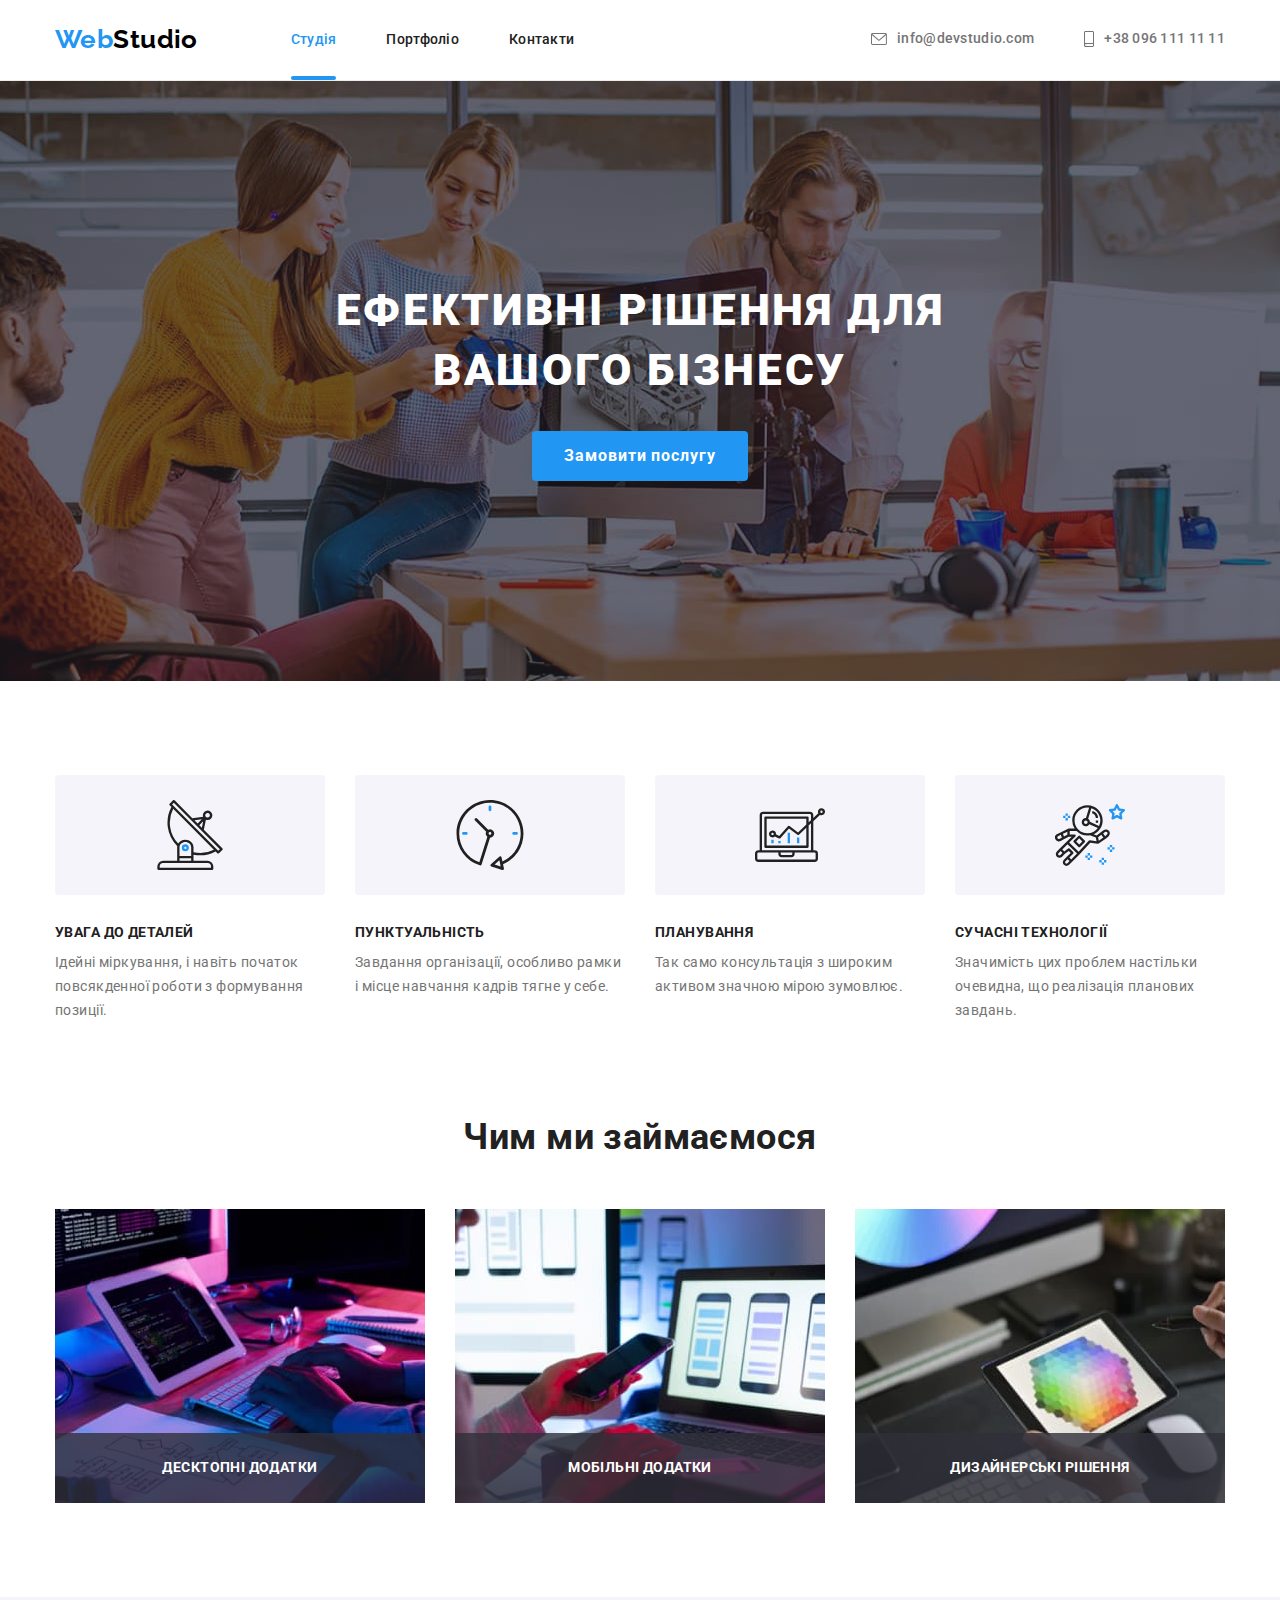
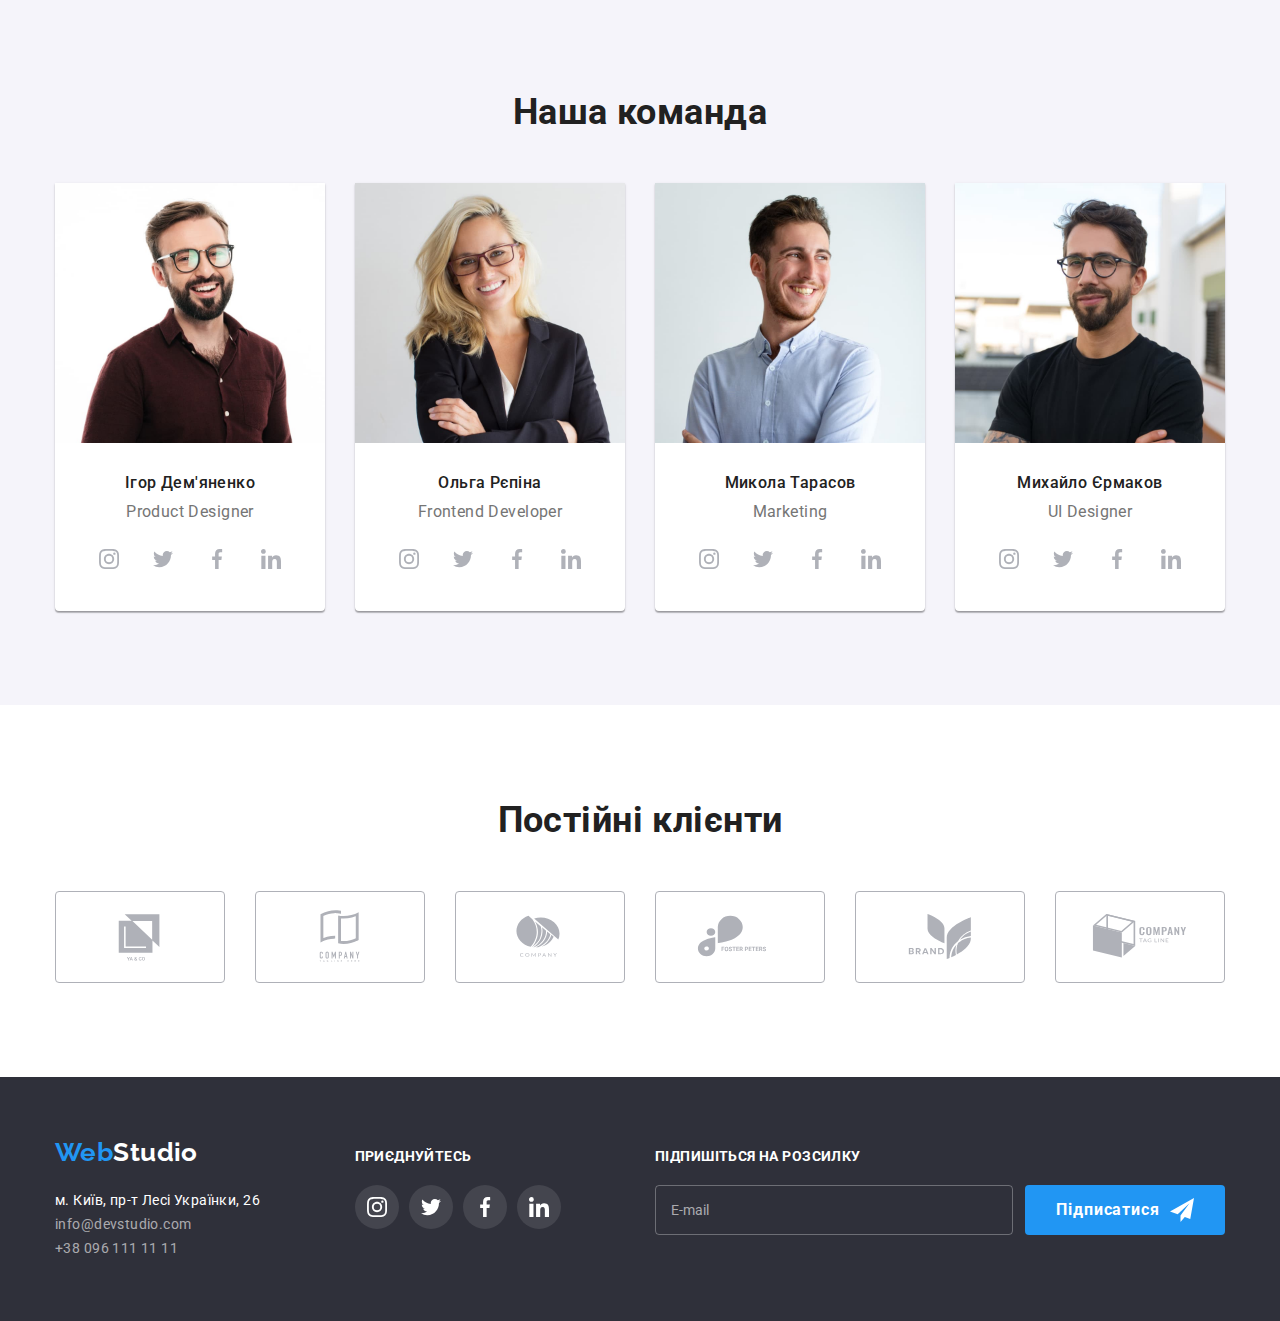
<file: index.html>
<!DOCTYPE html>
<html lang="uk">
  <head>
    <meta charset="UTF-8" />
    <meta http-equiv="X-UA-Compatible" content="IE=edge" />
    <meta name="viewport" content="width=device-width, initial-scale=1.0" />
    <title>WebStudio</title>
    <link rel="preconnect" href="https://fonts.googleapis.com" />
    <link rel="preconnect" href="https://fonts.gstatic.com" crossorigin />
    <link
      href="https://fonts.googleapis.com/css2?family=Raleway:wght@700&family=Roboto:wght@400;500;700;900&display=swap"
      rel="stylesheet"
    />
    <link rel="stylesheet" href="./css/main.min.css" />
  </head>
  <body>
    <!-- шапка -->

    <header class="section page-header">
      <div class="container page-header__container">
        <!-- навігація сайту -->
        <nav class="site-nav">
          <a class="logo" href="./index.html" lang="en"
            >Web<span class="logo__content">Studio</span></a
          >
          <ul class="site-nav__list">
            <li class="site-nav__item">
              <a class="site-nav__link site-nav__link--current" href="./index.html">Студія</a>
            </li>
            <li class="site-nav__item">
              <a class="site-nav__link" href="./portfolio.html">Портфоліо</a>
            </li>
            <li class="site-nav__item">
              <a class="site-nav__link" href="">Контакти</a>
            </li>
          </ul>
        </nav>
        <!-- контакти -->
        <ul class="contact-list">
          <li class="contact-list__item">
            <a class="contact-list__link" href="mailto:info@devstudio.com">
              <svg class="contact-list__icon" width="16px" height="12px">
                <use href="./images/sprite/icons.svg#icon-mail"></use>
              </svg>
              info@devstudio.com</a
            >
          </li>
          <li class="contact-list__item">
            <a class="contact-list__link" href="tel:+380961111111">
              <svg class="contact-list__icon" width="10px" height="16px">
                <use href="./images/sprite/icons.svg#icon-phone"></use>
              </svg>
              +38 096 111 11 11</a
            >
          </li>
        </ul>
      </div>
    </header>
    <main>
      <!-- герой -->

      <section class="section section-hero">
        <div class="container section-hero__container">
          <h1 class="section-hero__title">Ефективні рішення для вашого бізнесу</h1>
          <button class="btn btn--main" type="button" data-modal-open>Замовити послугу</button>
        </div>
      </section>
      <!-- наші переваги -->

      <section class="section section-benefit">
        <div class="container section-benefit__container">
          <h2 class="section-title visually-hidden">Наші переваги</h2>
          <ul class="section-benefit__list">
            <li class="section-benefit__item">
              <div class="section-benefit__box-icon">
                <svg class="section-benefit__icon" width="70px" height="70px">
                  <use href="./images/sprite/icons.svg#icon-antena"></use>
                </svg>
              </div>
              <h3 class="section-benefit__subtitle">Увага до деталей</h3>
              <p class="section-benefit__desc">
                Ідейні міркування, і навіть початок повсякденної роботи з формування позиції.
              </p>
            </li>
            <li class="section-benefit__item">
              <div class="section-benefit__box-icon">
                <svg class="section-benefit__icon" width="70px" height="70px">
                  <use href="./images/sprite/icons.svg#icon-clock"></use>
                </svg>
              </div>

              <h3 class="section-benefit__subtitle">Пунктуальність</h3>
              <p class="section-benefit__desc">
                Завдання організації, особливо рамки і місце навчання кадрів тягне у себе.
              </p>
            </li>
            <li class="section-benefit__item">
              <div class="section-benefit__box-icon">
                <svg class="section-benefit__icon" width="70px" height="70px">
                  <use href="./images/sprite/icons.svg#icon-diagram"></use>
                </svg>
              </div>

              <h3 class="section-benefit__subtitle">Планування</h3>
              <p class="section-benefit__desc">
                Так само консультація з широким активом значною мірою зумовлює.
              </p>
            </li>
            <li class="section-benefit__item">
              <div class="section-benefit__box-icon">
                <svg class="section-benefit__icon" width="70px" height="70px">
                  <use href="./images/sprite/icons.svg#icon-astronaut"></use>
                </svg>
              </div>

              <h3 class="section-benefit__subtitle">Сучасні технології</h3>
              <p class="section-benefit__desc">
                Значимість цих проблем настільки очевидна, що реалізація планових завдань.
              </p>
            </li>
          </ul>
        </div>
      </section>
      <!-- чим ми займаємося -->

      <section class="section section-work">
        <div class="container section-work__container">
          <h2 class="section-work__title">Чим ми займаємося</h2>
          <ul class="section-work__list">
            <li class="section-work__item">
              <div class="section-work__overlay">
                <img
                  class="section-work__img"
                  src="./images/section-work/img1.jpg"
                  alt="людина пише код на комп'ютері"
                  width="370"
                />
                <p class="section-work__overlay-text">Десктопні додатки</p>
              </div>
            </li>
            <li class="section-work__item">
              <div class="section-work__overlay">
                <img
                  class="section-work__img"
                  src="./images/section-work/img2.jpg"
                  alt="телефон та ноутбук"
                  width="370"
                />
                <p class="section-work__overlay-text">Мобільні додатки</p>
              </div>
            </li>
            <li class="section-work__item">
              <div class="section-work__overlay">
                <img
                  class="section-work__img"
                  src="./images/section-work/img3.jpg"
                  alt="палітра кольорів в планшеті"
                  width="370"
                />
                <p class="section-work__overlay-text">Дизайнерські рішення</p>
              </div>
            </li>
          </ul>
        </div>
      </section>
      <!-- наша команда -->

      <section class="section section-team">
        <div class="container section-team__container">
          <h2 class="section-team__title">Наша команда</h2>
          <ul class="section-team__list">
            <li class="section-team__item">
              <img
                class="section-tea__img"
                src="./images/section-team/photo1.jpg"
                alt="Ігор Дем'яненко"
                width="270"
              />
              <div class="section-team__content">
                <h3 class="section-team__name">Ігор Дем'яненко</h3>
                <p class="section-team__profession" lang="en">Product Designer</p>
                <ul class="social-list">
                  <li class="social-list__item">
                    <a class="social-list__link" href="">
                      <svg class="social-list__icon" width="20px" height="20px">
                        <use href="./images/sprite/icons.svg#icon-instagram"></use>
                      </svg>
                    </a>
                  </li>
                  <li class="social-list__item">
                    <a class="social-list__link" href="">
                      <svg class="social-list__icon" width="20px" height="20px">
                        <use href="./images/sprite/icons.svg#icon-twitter"></use>
                      </svg>
                    </a>
                  </li>
                  <li class="social-list__item">
                    <a class="social-list__link" href="">
                      <svg class="social-list__icon" width="20px" height="20px">
                        <use href="./images/sprite/icons.svg#icon-facebook"></use>
                      </svg>
                    </a>
                  </li>
                  <li class="social-list__item">
                    <a class="social-list__link" href="">
                      <svg class="social-list__icon" width="20px" height="20px">
                        <use href="./images/sprite/icons.svg#icon-linkedin"></use>
                      </svg>
                    </a>
                  </li>
                </ul>
              </div>
            </li>
            <li class="section-team__item">
              <img
                class="section-tea__img"
                src="./images/section-team/photo2.jpg"
                alt="Ольга Рєпіна"
                width="270"
              />
              <div class="section-team__content">
                <h3 class="section-team__name">Ольга Рєпіна</h3>
                <p class="section-team__profession" lang="en">Frontend Developer</p>
                <ul class="social-list">
                  <li class="social-list__item">
                    <a class="social-list__link" href="">
                      <svg class="social-list__icon" width="20px" height="20px">
                        <use href="./images/sprite/icons.svg#icon-instagram"></use>
                      </svg>
                    </a>
                  </li>
                  <li class="social-list__item">
                    <a class="social-list__link" href="">
                      <svg class="social-list__icon" width="20px" height="20px">
                        <use href="./images/sprite/icons.svg#icon-twitter"></use>
                      </svg>
                    </a>
                  </li>
                  <li class="social-list__item">
                    <a class="social-list__link" href="">
                      <svg class="social-list__icon" width="20px" height="20px">
                        <use href="./images/sprite/icons.svg#icon-facebook"></use>
                      </svg>
                    </a>
                  </li>
                  <li class="social-list__item">
                    <a class="social-list__link" href="">
                      <svg class="social-list__icon" width="20px" height="20px">
                        <use href="./images/sprite/icons.svg#icon-linkedin"></use>
                      </svg>
                    </a>
                  </li>
                </ul>
              </div>
            </li>
            <li class="section-team__item">
              <img
                class="section-tea__img"
                src="./images/section-team/photo3.jpg"
                alt="Микола Тарасов"
                width="270"
              />
              <div class="section-team__content">
                <h3 class="section-team__name">Микола Тарасов</h3>
                <p class="section-team__profession" lang="en">Marketing</p>
                <ul class="social-list">
                  <li class="social-list__item">
                    <a class="social-list__link" href="">
                      <svg class="social-list__icon" width="20px" height="20px">
                        <use href="./images/sprite/icons.svg#icon-instagram"></use>
                      </svg>
                    </a>
                  </li>
                  <li class="social-list__item">
                    <a class="social-list__link" href="">
                      <svg class="social-list__icon" width="20px" height="20px">
                        <use href="./images/sprite/icons.svg#icon-twitter"></use>
                      </svg>
                    </a>
                  </li>
                  <li class="social-list__item">
                    <a class="social-list__link" href="">
                      <svg class="social-list__icon" width="20px" height="20px">
                        <use href="./images/sprite/icons.svg#icon-facebook"></use>
                      </svg>
                    </a>
                  </li>
                  <li class="social-list__item">
                    <a class="social-list__link" href="">
                      <svg class="social-list__icon" width="20px" height="20px">
                        <use href="./images/sprite/icons.svg#icon-linkedin"></use>
                      </svg>
                    </a>
                  </li>
                </ul>
              </div>
            </li>
            <li class="section-team__item">
              <img
                class="section-tea__img"
                src="./images/section-team/photo4.jpg"
                alt="Михайло Єрмаков"
                width="270"
              />
              <div class="section-team__content">
                <h3 class="section-team__name">Михайло Єрмаков</h3>
                <p class="section-team__profession" lang="en">UI Designer</p>
                <ul class="social-list">
                  <li class="social-list__item">
                    <a class="social-list__link" href="">
                      <svg class="social-list__icon" width="20px" height="20px">
                        <use href="./images/sprite/icons.svg#icon-instagram"></use>
                      </svg>
                    </a>
                  </li>
                  <li class="social-list__item">
                    <a class="social-list__link" href="">
                      <svg class="social-list__icon" width="20px" height="20px">
                        <use href="./images/sprite/icons.svg#icon-twitter"></use>
                      </svg>
                    </a>
                  </li>
                  <li class="social-list__item">
                    <a class="social-list__link" href="">
                      <svg class="social-list__icon" width="20px" height="20px">
                        <use href="./images/sprite/icons.svg#icon-facebook"></use>
                      </svg>
                    </a>
                  </li>
                  <li class="social-list__item">
                    <a class="social-list__link" href="">
                      <svg class="social-list__icon" width="20px" height="20px">
                        <use href="./images/sprite/icons.svg#icon-linkedin"></use>
                      </svg>
                    </a>
                  </li>
                </ul>
              </div>
            </li>
          </ul>
        </div>
      </section>
      <!-- постійні клієнти -->

      <section class="section section-clients">
        <div class="container section-clients__container">
          <h2 class="section-clients__title">Постійні клієнти</h2>
          <ul class="section-clients__list">
            <li class="section-clients__item">
              <a class="section-clients__link" href=""
                ><svg class="section-clients__icon" width="106px" height="60px">
                  <use href="./images/sprite/icons.svg#icon-client1"></use>
                </svg>
              </a>
            </li>
            <li class="section-clients__item">
              <a class="section-clients__link" href=""
                ><svg class="section-clients__icon" width="106px" height="60px">
                  <use href="./images/sprite/icons.svg#icon-client2"></use>
                </svg>
              </a>
            </li>
            <li class="section-clients__item">
              <a class="section-clients__link" href=""
                ><svg class="section-clients__icon" width="106px" height="60px">
                  <use href="./images/sprite/icons.svg#icon-client3"></use>
                </svg>
              </a>
            </li>
            <li class="section-clients__item">
              <a class="section-clients__link" href=""
                ><svg class="section-clients__icon" width="106px" height="60px">
                  <use href="./images/sprite/icons.svg#icon-client4"></use>
                </svg>
              </a>
            </li>
            <li class="section-clients__item">
              <a class="section-clients__link" href=""
                ><svg class="section-clients__icon" width="106px" height="60px">
                  <use href="./images/sprite/icons.svg#icon-client5"></use>
                </svg>
              </a>
            </li>
            <li class="section-clients__item">
              <a class="section-clients__link" href=""
                ><svg class="section-clients__icon" width="106px" height="60px">
                  <use href="./images/sprite/icons.svg#icon-client6"></use>
                </svg>
              </a>
            </li>
          </ul>
        </div>
      </section>
    </main>
    <!-- футер -->

    <footer class="section section-footer">
      <div class="container section-footer__container">
        <div class="section-footer__box-address">
          <a class="logo" href="./index.html" lang="en"
            >Web<span class="logo__content logo__content--light">Studio</span></a
          >
          <address class="address">
            <ul class="address__list">
              <li class="address__item">
                <a
                  class="address__link"
                  href="https://goo.gl/maps/zH75rS2YAsL2FQoD8"
                  target="_blank"
                  rel="noreferrer noopener nofollow"
                  >м. Київ, пр-т Лесі Українки, 26</a
                >
              </li>
              <li class="address__item">
                <a class="address__link address__link--gray" href="mailto:info@devstudio.com"
                  >info@devstudio.com</a
                >
              </li>
              <li class="address__item">
                <a class="address__link address__link--gray" href="tel:+380961111111"
                  >+38 096 111 11 11</a
                >
              </li>
            </ul>
          </address>
        </div>

        <div class="section-footer__box-social">
          <p class="section-footer__text">Приєднуйтесь</p>
          <ul class="social-list">
            <li class="social-list__item">
              <a class="social-list__link social-list__link--dark" href="">
                <svg class="social-list__icon" width="20px" height="20px">
                  <use href="./images/sprite/icons.svg#icon-instagram"></use>
                </svg>
              </a>
            </li>
            <li class="social-list__item">
              <a class="social-list__link social-list__link--dark" href="">
                <svg class="social-list__icon" width="20px" height="20px">
                  <use href="./images/sprite/icons.svg#icon-twitter"></use>
                </svg>
              </a>
            </li>
            <li class="social-list__item">
              <a class="social-list__link social-list__link--dark" href="">
                <svg class="social-list__icon" width="20px" height="20px">
                  <use href="./images/sprite/icons.svg#icon-facebook"></use>
                </svg>
              </a>
            </li>
            <li class="social-list__item">
              <a class="social-list__link social-list__link--dark" href="">
                <svg class="social-list__icon" width="20px" height="20px">
                  <use href="./images/sprite/icons.svg#icon-linkedin"></use>
                </svg>
              </a>
            </li>
          </ul>
        </div>

        <div class="section-footer__box-subscribe">
          <p class="section-footer__text">Підпишіться на розсилку</p>
          <form class="subscribe-form">
            <label class="subscribe-form__label">
              <input
                class="subscribe-form__input"
                type="email"
                name="mail-subscribe"
                placeholder="E-mail"
              />
            </label>
            <button class="btn btn--form" type="submit">
              Підписатися
              <svg class="btn__icon" width="24px" height="24px">
                <use href="./images/sprite/icons.svg#icon-send"></use>
              </svg>
            </button>
          </form>
        </div>
      </div>
    </footer>

    <!-- модалка -->

    <div class="backdrop is-hidden" data-modal>
      <div class="modal">
        <button class="modal__close-btn" type="button" data-modal-close>
          <svg class="modal__close-btn-icon" width="18px" height="18px">
            <use href="./images/sprite/icons.svg#icon-close"></use>
          </svg>
        </button>

        <p class="modal__title">Залиште свої дані, ми вам передзвонимо</p>

        <form class="modal__form">
          <label class="modal__form-label" for="name">Ім'я </label>
          <div class="modal__form-wrap">
            <input class="modal__form-input" type="text" name="name" id="name" />
            <svg class="modal__form-icon" width="18px" height="18px">
              <use href="./images/sprite/icons.svg#icon-person"></use>
            </svg>
          </div>

          <label class="modal__form-label" for="tel">Телефон </label>
          <div class="modal__form-wrap">
            <input class="modal__form-input" type="tel" name="tel" id="tel" />
            <svg class="modal__form-icon" width="18px" height="18px">
              <use href="./images/sprite/icons.svg#icon-telephone"></use>
            </svg>
          </div>

          <label class="modal__form-label" for="email">Пошта</label>
          <div class="modal__form-wrap">
            <input class="modal__form-input" type="email" name="mail" id="email" />
            <svg class="modal__form-icon" width="18px" height="18px">
              <use href="./images/sprite/icons.svg#icon-email"></use>
            </svg>
          </div>

          <label class="modal__form-label" for="comment">Коментар</label>
          <textarea
            class="modal__form-input modal__form-input--textarea"
            name="comment"
            id="comment"
            placeholder="Введіть текст"
          ></textarea>

          <input class="modal__form-checkbox" type="checkbox" name="agree" id="agree" />
          <label class="modal__form-label-checkbox" for="agree"
            ><span class="modal__form-checkbox-castom">
              <svg class="modal__form-icon-check" width="11px" height="8px">
                <use href="./images/sprite/icons.svg#icon-check"></use>
              </svg>
            </span>
            <span class="modal__form-policy"
              >Погоджуюся з розсилкою та приймаю
              <a class="modal__form-policy-link" href="">Умови договору</a></span
            ></label
          >

          <button class="btn btn--form" type="submit">Відправити</button>
        </form>
      </div>
    </div>
    <script src="./js/modal.js"></script>
  </body>
</html>
</file>
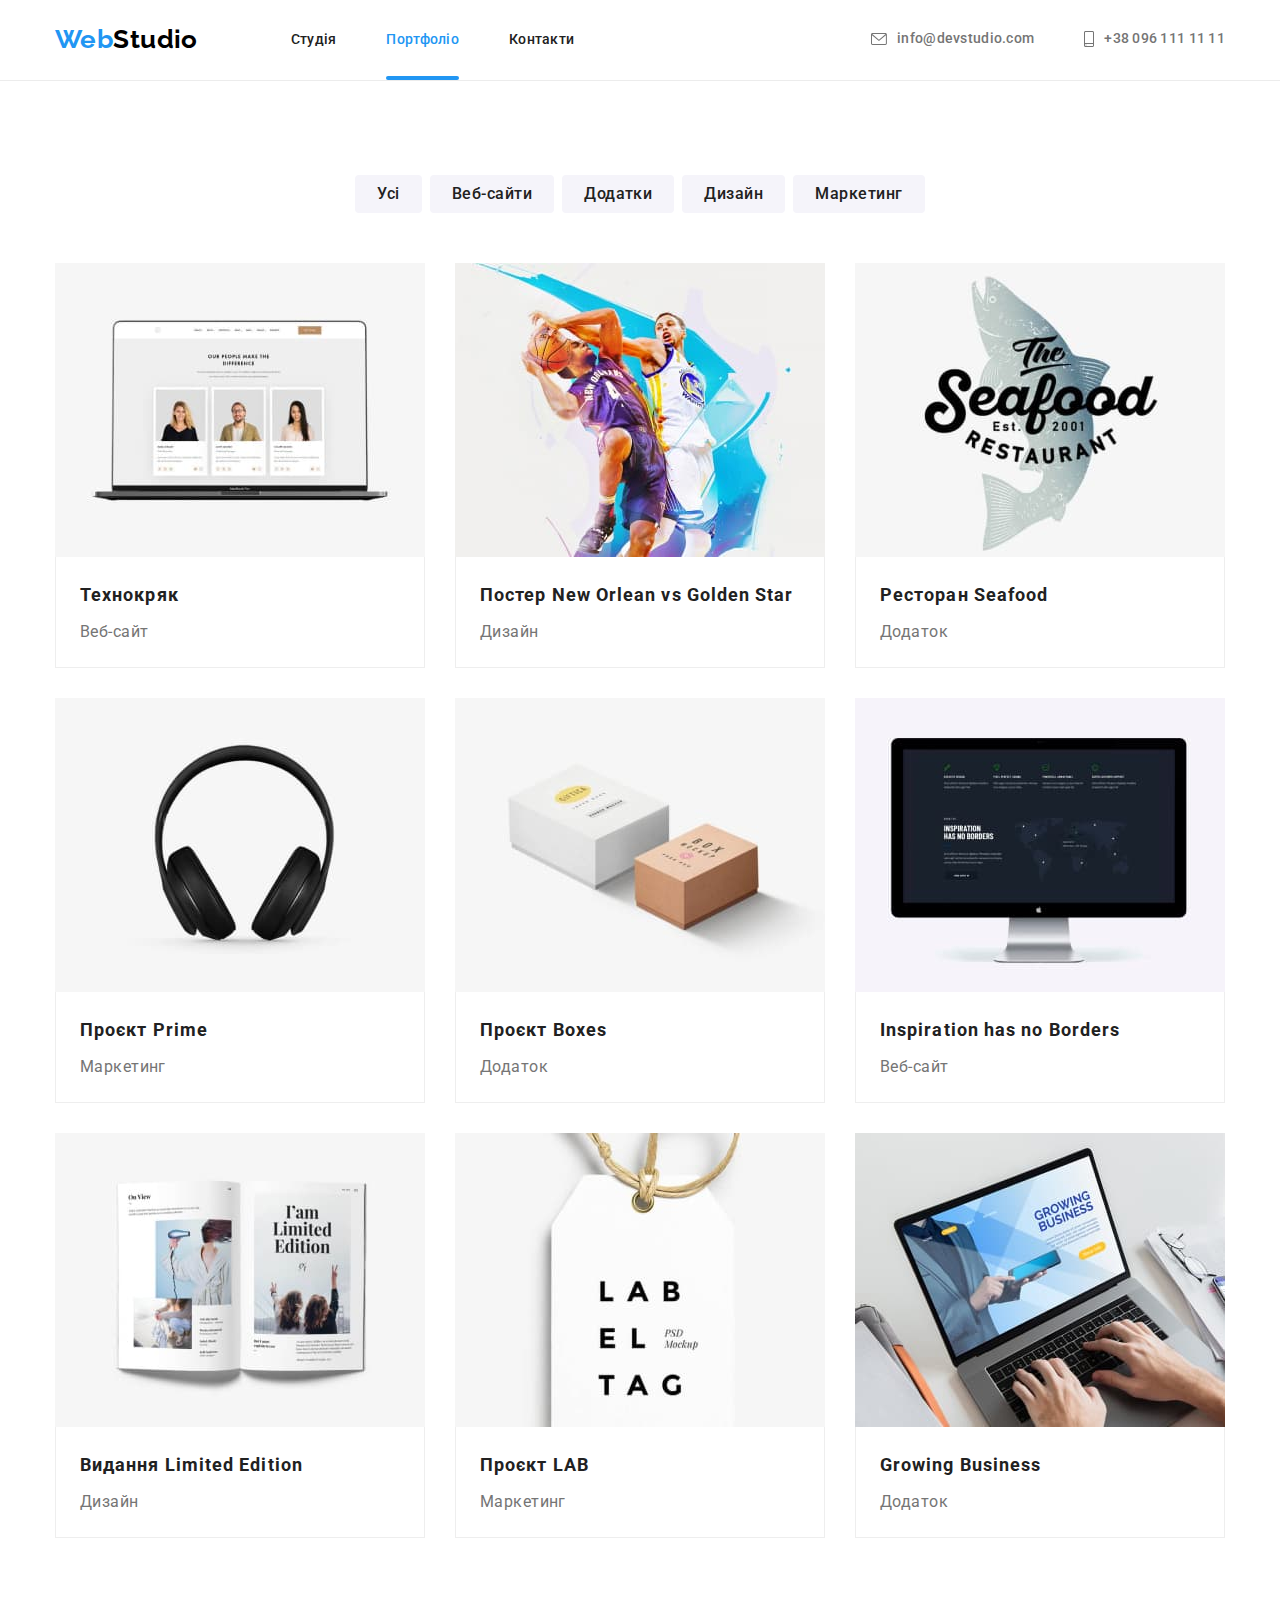
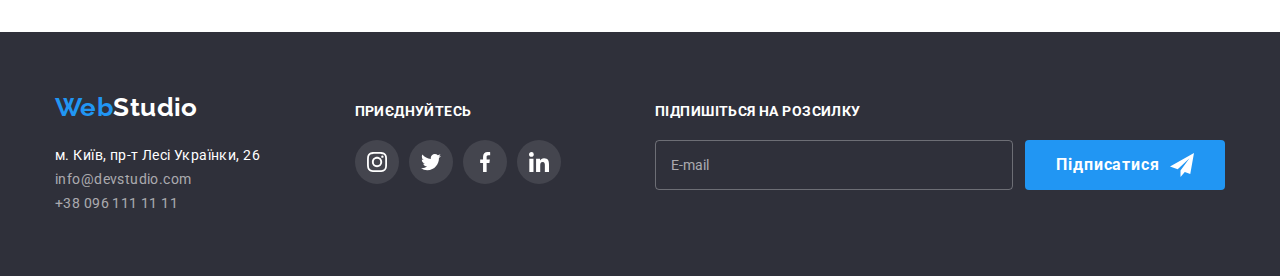
<file: portfolio.html>
<!DOCTYPE html>
<html lang="uk">
  <head>
    <meta charset="UTF-8" />
    <meta http-equiv="X-UA-Compatible" content="IE=edge" />
    <meta name="viewport" content="width=device-width, initial-scale=1.0" />
    <title>WebStudio</title>
    <link rel="preconnect" href="https://fonts.googleapis.com" />
    <link rel="preconnect" href="https://fonts.gstatic.com" crossorigin />
    <link
      href="https://fonts.googleapis.com/css2?family=Raleway:wght@700&family=Roboto:wght@400;500;700;900&display=swap"
      rel="stylesheet"
    />
    <link rel="stylesheet" href="./css/main.min.css" />
  </head>
  <body>
    <!-- шапка -->

    <header class="section page-header">
      <div class="container page-header__container">
        <!-- навігація сайту -->
        <nav class="site-nav">
          <a class="logo" href="./index.html" lang="en"
            >Web<span class="logo__content">Studio</span></a
          >
          <ul class="site-nav__list">
            <li class="site-nav__item">
              <a class="site-nav__link" href="./index.html">Студія</a>
            </li>
            <li class="site-nav__item">
              <a class="site-nav__link site-nav__link--current" href="./portfolio.html"
                >Портфоліо</a
              >
            </li>
            <li class="site-nav__item">
              <a class="site-nav__link" href="">Контакти</a>
            </li>
          </ul>
        </nav>
        <!-- контакти -->
        <ul class="contact-list">
          <li class="contact-list__item">
            <a class="contact-list__link" href="mailto:info@devstudio.com">
              <svg class="contact-list__icon" width="16px" height="12px">
                <use href="./images/sprite/icons.svg#icon-mail"></use>
              </svg>
              info@devstudio.com</a
            >
          </li>
          <li class="contact-list__item">
            <a class="contact-list__link" href="tel:+380961111111">
              <svg class="contact-list__icon" width="10px" height="16px">
                <use href="./images/sprite/icons.svg#icon-phone"></use>
              </svg>
              +38 096 111 11 11</a
            >
          </li>
        </ul>
      </div>
    </header>
    <main>
      <section class="section section-portfolio">
        <div class="container">
          <h1 class="section-portfolio__title visually-hidden">Портфоліо</h1>
          <!-- фільтр -->

          <ul class="section-portfolio__list-filter">
            <li class="section-portfolio__item-filter">
              <button class="btn" type="button">Усі</button>
            </li>
            <li class="section-portfolio__item-filter">
              <button class="btn" type="button">Веб-сайти</button>
            </li>
            <li class="section-portfolio__item-filter">
              <button class="btn" type="button">Додатки</button>
            </li>
            <li class="section-portfolio__item-filter">
              <button class="btn" type="button">Дизайн</button>
            </li>
            <li class="section-portfolio__item-filter">
              <button class="btn" type="button">Маркетинг</button>
            </li>
          </ul>
          <!-- приклади робіт -->

          <ul class="section-portfolio__list">
            <li class="section-portfolio__item">
              <div class="portfolio-card">
                <a
                  class="portfolio-card__link"
                  href=""
                  target="_blank"
                  rel="noreferrer noopener nofollow"
                >
                  <div class="portfolio-card__overlay-img">
                    <img
                      class="portfolio-card__img"
                      src="./images/section-portfolio/portfolio1.jpg"
                      alt="Веб-сайт Технокряк"
                      width="370"
                    />
                    <p class="portfolio-card__overlay-text">
                      Ресурс пропонує комплексні пропозиції з різним рівнем функціоналу та сервісів.
                      Все це дозволить відвідувачу отримати вичерпні відомості про компанію чи
                      приватну особу.
                    </p>
                  </div>
                  <div class="portfolio-card__content">
                    <h2 class="portfolio-card__name">Технокряк</h2>
                    <p class="portfolio-card__type">Веб-сайт</p>
                  </div>
                </a>
              </div>
            </li>

            <li class="section-portfolio__item">
              <div class="portfolio-card">
                <a
                  class="portfolio-card__link"
                  href=""
                  target="_blank"
                  rel="noreferrer noopener nofollow"
                >
                  <div class="portfolio-card__overlay-img">
                    <img
                      class="portfolio-card__img"
                      src="./images/section-portfolio/portfolio2.jpg"
                      alt="Постер New Orlean vs Golden Star"
                      width="370"
                    />
                    <p class="portfolio-card__overlay-text">
                      Ресурс пропонує комплексні пропозиції з різним рівнем функціоналу та сервісів.
                      Все це дозволить відвідувачу отримати вичерпні відомості про компанію чи
                      приватну особу.
                    </p>
                  </div>
                  <div class="portfolio-card__content">
                    <h2 class="portfolio-card__name">Постер New Orlean vs Golden Star</h2>
                    <p class="portfolio-card__type">Дизайн</p>
                  </div></a
                >
              </div>
            </li>

            <li class="section-portfolio__item">
              <div class="portfolio-card">
                <a
                  class="portfolio-card__link"
                  href=""
                  target="_blank"
                  rel="noreferrer noopener nofollow"
                >
                  <div class="portfolio-card__overlay-img">
                    <img
                      class="portfolio-card__img"
                      src="./images/section-portfolio/portfolio3.jpg"
                      alt="Додаток Ресторан Seafood"
                      width="370"
                    />
                    <p class="portfolio-card__overlay-text">
                      Ресурс пропонує комплексні пропозиції з різним рівнем функціоналу та сервісів.
                      Все це дозволить відвідувачу отримати вичерпні відомості про компанію чи
                      приватну особу.
                    </p>
                  </div>
                  <div class="portfolio-card__content">
                    <h2 class="portfolio-card__name">Ресторан Seafood</h2>
                    <p class="portfolio-card__type">Додаток</p>
                  </div></a
                >
              </div>
            </li>

            <li class="section-portfolio__item">
              <div class="portfolio-card">
                <a
                  class="portfolio-card__link"
                  href=""
                  target="_blank"
                  rel="noreferrer noopener nofollow"
                >
                  <div class="portfolio-card__overlay-img">
                    <img
                      class="portfolio-card__img"
                      src="./images/section-portfolio/portfolio4.jpg"
                      alt="Проєкт Prime"
                      width="370"
                    />
                    <p class="portfolio-card__overlay-text">
                      Ресурс пропонує комплексні пропозиції з різним рівнем функціоналу та сервісів.
                      Все це дозволить відвідувачу отримати вичерпні відомості про компанію чи
                      приватну особу.
                    </p>
                  </div>
                  <div class="portfolio-card__content">
                    <h2 class="portfolio-card__name">Проєкт Prime</h2>
                    <p class="portfolio-card__type">Маркетинг</p>
                  </div></a
                >
              </div>
            </li>

            <li class="section-portfolio__item">
              <div class="portfolio-card">
                <a
                  class="portfolio-card__link"
                  href=""
                  target="_blank"
                  rel="noreferrer noopener nofollow"
                >
                  <div class="portfolio-card__overlay-img">
                    <img
                      class="portfolio-card__img"
                      src="./images/section-portfolio/portfolio5.jpg"
                      alt="Додаток Boxes"
                      width="370"
                    />
                    <p class="portfolio-card__overlay-text">
                      Ресурс пропонує комплексні пропозиції з різним рівнем функціоналу та сервісів.
                      Все це дозволить відвідувачу отримати вичерпні відомості про компанію чи
                      приватну особу.
                    </p>
                  </div>
                  <div class="portfolio-card__content">
                    <h2 class="portfolio-card__name">Проєкт Boxes</h2>
                    <p class="portfolio-card__type">Додаток</p>
                  </div></a
                >
              </div>
            </li>

            <li class="section-portfolio__item">
              <div class="portfolio-card">
                <a
                  class="portfolio-card__link"
                  href=""
                  target="_blank"
                  rel="noreferrer noopener nofollow"
                >
                  <div class="portfolio-card__overlay-img">
                    <img
                      class="portfolio-card__img"
                      src="./images/section-portfolio/portfolio6.jpg"
                      alt="Веб-сайт Inspiration has no Borders"
                      width="370"
                    />
                    <p class="portfolio-card__overlay-text">
                      Ресурс пропонує комплексні пропозиції з різним рівнем функціоналу та сервісів.
                      Все це дозволить відвідувачу отримати вичерпні відомості про компанію чи
                      приватну особу.
                    </p>
                  </div>
                  <div class="portfolio-card__content">
                    <h2 class="portfolio-card__name">Inspiration has no Borders</h2>
                    <p class="portfolio-card__type">Веб-сайт</p>
                  </div></a
                >
              </div>
            </li>

            <li class="section-portfolio__item">
              <div class="portfolio-card">
                <a
                  class="portfolio-card__link"
                  href=""
                  target="_blank"
                  rel="noreferrer noopener nofollow"
                >
                  <div class="portfolio-card__overlay-img">
                    <img
                      class="portfolio-card__img"
                      src="./images/section-portfolio/portfolio7.jpg"
                      alt="Видання Limited Edition"
                      width="370"
                    />
                    <p class="portfolio-card__overlay-text">
                      Ресурс пропонує комплексні пропозиції з різним рівнем функціоналу та сервісів.
                      Все це дозволить відвідувачу отримати вичерпні відомості про компанію чи
                      приватну особу.
                    </p>
                  </div>
                  <div class="portfolio-card__content">
                    <h2 class="portfolio-card__name">Видання Limited Edition</h2>
                    <p class="portfolio-card__type">Дизайн</p>
                  </div></a
                >
              </div>
            </li>

            <li class="section-portfolio__item">
              <div class="portfolio-card">
                <a
                  class="portfolio-card__link"
                  href=""
                  target="_blank"
                  rel="noreferrer noopener nofollow"
                >
                  <div class="portfolio-card__overlay-img">
                    <img
                      class="portfolio-card__img"
                      src="./images/section-portfolio/portfolio8.jpg"
                      alt="Проєкт LAB"
                      width="370"
                    />
                    <p class="portfolio-card__overlay-text">
                      Ресурс пропонує комплексні пропозиції з різним рівнем функціоналу та сервісів.
                      Все це дозволить відвідувачу отримати вичерпні відомості про компанію чи
                      приватну особу.
                    </p>
                  </div>
                  <div class="portfolio-card__content">
                    <h2 class="portfolio-card__name">Проєкт LAB</h2>
                    <p class="portfolio-card__type">Маркетинг</p>
                  </div></a
                >
              </div>
            </li>

            <li class="section-portfolio__item">
              <div class="portfolio-card">
                <a
                  class="portfolio-card__link"
                  href=""
                  target="_blank"
                  rel="noreferrer noopener nofollow"
                >
                  <div class="portfolio-card__overlay-img">
                    <img
                      class="portfolio-card__img"
                      src="./images/section-portfolio/portfolio9.jpg"
                      alt="Додаток Growing Business"
                      width="370"
                    />
                    <p class="portfolio-card__overlay-text">
                      Ресурс пропонує комплексні пропозиції з різним рівнем функціоналу та сервісів.
                      Все це дозволить відвідувачу отримати вичерпні відомості про компанію чи
                      приватну особу.
                    </p>
                  </div>
                  <div class="portfolio-card__content">
                    <h2 class="portfolio-card__name">Growing Business</h2>
                    <p class="portfolio-card__type">Додаток</p>
                  </div></a
                >
              </div>
            </li>
          </ul>
        </div>
      </section>
    </main>
    <!-- футер -->

    <footer class="section section-footer">
      <div class="container section-footer__container">
        <div class="section-footer__box-address">
          <a class="logo" href="./index.html" lang="en"
            >Web<span class="logo__content logo__content--light">Studio</span></a
          >
          <address class="address">
            <ul class="address__list">
              <li class="address__item">
                <a
                  class="address__link"
                  href="https://goo.gl/maps/zH75rS2YAsL2FQoD8"
                  target="_blank"
                  rel="noreferrer noopener nofollow"
                  >м. Київ, пр-т Лесі Українки, 26</a
                >
              </li>
              <li class="address__item">
                <a class="address__link address__link--gray" href="mailto:info@devstudio.com"
                  >info@devstudio.com</a
                >
              </li>
              <li class="address__item">
                <a class="address__link address__link--gray" href="tel:+380961111111"
                  >+38 096 111 11 11</a
                >
              </li>
            </ul>
          </address>
        </div>

        <div class="section-footer__box-social">
          <p class="section-footer__text">Приєднуйтесь</p>
          <ul class="social-list">
            <li class="social-list__item">
              <a class="social-list__link social-list__link--dark" href="">
                <svg class="social-list__icon" width="20px" height="20px">
                  <use href="./images/sprite/icons.svg#icon-instagram"></use>
                </svg>
              </a>
            </li>
            <li class="social-list__item">
              <a class="social-list__link social-list__link--dark" href="">
                <svg class="social-list__icon" width="20px" height="20px">
                  <use href="./images/sprite/icons.svg#icon-twitter"></use>
                </svg>
              </a>
            </li>
            <li class="social-list__item">
              <a class="social-list__link social-list__link--dark" href="">
                <svg class="social-list__icon" width="20px" height="20px">
                  <use href="./images/sprite/icons.svg#icon-facebook"></use>
                </svg>
              </a>
            </li>
            <li class="social-list__item">
              <a class="social-list__link social-list__link--dark" href="">
                <svg class="social-list__icon" width="20px" height="20px">
                  <use href="./images/sprite/icons.svg#icon-linkedin"></use>
                </svg>
              </a>
            </li>
          </ul>
        </div>

        <div class="section-footer__box-subscribe">
          <p class="section-footer__text">Підпишіться на розсилку</p>
          <form class="subscribe-form">
            <label class="subscribe-form__label">
              <input
                class="subscribe-form__input"
                type="email"
                name="mail-subscribe"
                placeholder="E-mail"
              />
            </label>
            <button class="btn btn--form" type="submit">
              Підписатися
              <svg class="btn__icon" width="24px" height="24px">
                <use href="./images/sprite/icons.svg#icon-send"></use>
              </svg>
            </button>
          </form>
        </div>
      </div>
    </footer>
  </body>
</html>
</file>
<file: css/main.min.css>
/*! modern-normalize v1.1.0 | MIT License | https://github.com/sindresorhus/modern-normalize */*,::before,::after{box-sizing:border-box}html{line-height:1.15;-webkit-text-size-adjust:100%;-moz-tab-size:4;tab-size:4}body{margin:0;font-family:system-ui,-apple-system,"Segoe UI",Roboto,Helvetica,Arial,sans-serif,"Apple Color Emoji","Segoe UI Emoji"}hr{height:0;color:inherit}abbr[title]{text-decoration:underline dotted}b,strong{font-weight:bolder}code,kbd,samp,pre{font-family:ui-monospace,SFMono-Regular,Consolas,"Liberation Mono",Menlo,monospace;font-size:1em}small{font-size:80%}sub,sup{font-size:75%;line-height:0;position:relative;vertical-align:baseline}sub{bottom:-0.25em}sup{top:-0.5em}table{text-indent:0;border-color:inherit}button,input,optgroup,select,textarea{font-family:inherit;font-size:100%;line-height:1.15;margin:0}button,select{text-transform:none}button,[type=button],[type=reset],[type=submit]{-webkit-appearance:button}::-moz-focus-inner{border-style:none;padding:0}:-moz-focusring{outline:1px dotted ButtonText}:-moz-ui-invalid{box-shadow:none}legend{padding:0}progress{vertical-align:baseline}::-webkit-inner-spin-button,::-webkit-outer-spin-button{height:auto}[type=search]{-webkit-appearance:textfield;outline-offset:-2px}::-webkit-search-decoration{-webkit-appearance:none}::-webkit-file-upload-button{-webkit-appearance:button;font:inherit}summary{display:list-item}body{font-family:"Roboto",sans-serif;font-size:14px;line-height:1.71;letter-spacing:.03em;color:#757575;background-color:#fff}a{text-decoration:none;color:inherit}ul{list-style:none;padding:0;margin:0}h1,h2,h3,p{margin:0}img{display:block}.visually-hidden{position:absolute;white-space:nowrap;width:1px;height:1px;overflow:hidden;border:0;padding:0;clip:rect(0 0 0 0);clip-path:inset(50%);margin:-1px}.section{max-width:1600px;margin-left:auto;margin-right:auto;padding-top:94px;padding-bottom:94px}.container{width:1200px;padding-right:15px;padding-left:15px;margin-left:auto;margin-right:auto}.page-header{padding-top:24px;padding-bottom:25px;border-bottom:1px solid #ececec}.page-header__container{display:flex;justify-content:space-between;align-items:center}.logo{font-family:"Raleway",sans-serif;font-weight:700;font-size:26px;line-height:1.19;color:#2196f3}.logo__content{color:#000}.logo__content--light{color:#fff}.site-nav{display:flex;align-items:center;gap:93px}.site-nav__list{display:flex;gap:50px}.site-nav__item{position:relative}.site-nav__link{font-weight:500;line-height:1.14;letter-spacing:.02em;color:#212121;transition-property:color;transition-duration:250ms;transition-timing-function:cubic-bezier(0.4, 0, 0.2, 1)}.site-nav__link--current::after{content:"";position:absolute;width:100%;height:4px;bottom:-29px;left:0;background-color:#2196f3;border-radius:2px}.site-nav__link--current,.site-nav__link:hover,.site-nav__link:focus{color:#2196f3}.contact-list{display:flex;gap:50px}.contact-list__link{font-weight:500;line-height:1.14;letter-spacing:.02em;display:flex;align-items:center;gap:10px;fill:#757575;transition-property:fill,color;transition-duration:250ms;transition-timing-function:cubic-bezier(0.4, 0, 0.2, 1)}.contact-list__link:hover,.contact-list__link:focus{fill:#2196f3;color:#2196f3}.section-hero{padding-top:200px;padding-bottom:200px;background-color:#c4c4c4;background:linear-gradient(to right, rgba(47, 48, 58, 0.4), rgba(47, 48, 58, 0.4)),url("../images/section-hero/hero-image-bgn.jpg");background-repeat:no-repeat;background-position:center;background-size:cover}.section-hero__container{text-align:center}.section-hero__title{font-weight:900;font-size:44px;line-height:1.36;letter-spacing:.06em;text-transform:uppercase;color:#fff;width:696px;margin-left:auto;margin-right:auto;margin-bottom:30px}.btn{font-family:"Roboto",sans-serif;font-weight:500;font-size:16px;line-height:1.62;letter-spacing:.03em;text-align:center;color:#212121;background-color:#f5f4fa;cursor:pointer;display:inline-block;border:none;border-radius:4px;padding:6px 22px;transition-property:color,background-color,box-shadow;transition-duration:250ms;transition-timing-function:cubic-bezier(0.4, 0, 0.2, 1)}.btn:hover,.btn:focus{color:#fff;background-color:#2196f3;box-shadow:0px 3px 1px rgba(0,0,0,.1),0px 1px 2px rgba(0,0,0,.08),0px 2px 2px rgba(0,0,0,.12)}.btn--main{font-weight:700;line-height:1.88;letter-spacing:.06em;color:#fff;background-color:#2196f3;padding:10px 32px;transition-property:background-color,box-shadow;transition-duration:250ms;transition-timing-function:cubic-bezier(0.4, 0, 0.2, 1)}.btn--main:hover,.btn--main:focus{background-color:#188ce8;box-shadow:0px 4px 4px rgba(0,0,0,.15)}.btn--form{font-weight:700;line-height:1.88;letter-spacing:.06em;color:#fff;background-color:#2196f3;width:200px;height:50px;display:flex;justify-content:center;align-items:center;gap:10px;margin:auto;transition-property:background-color,box-shadow;transition-duration:250ms;transition-timing-function:cubic-bezier(0.4, 0, 0.2, 1)}.btn--form:hover,.btn--form:focus{background-color:#188ce8;box-shadow:0px 4px 4px rgba(0,0,0,.15)}.btn__icon{fill:#fff}.section-benefit__list{display:flex;justify-content:space-between}.section-benefit__item{width:270px}.section-benefit__box-icon{display:flex;justify-content:center;align-items:center;width:270px;height:120px;background-color:#f5f4fa;border-radius:4px;margin-bottom:30px}.section-benefit__subtitle{font-size:14px;line-height:1.14;text-transform:uppercase;color:#212121;margin-bottom:10px}.section-work{padding-top:0}.section-work__title{font-size:36px;line-height:1.17;text-align:center;color:#212121;margin-bottom:50px}.section-work__list{display:flex;justify-content:space-between}.section-work__overlay{position:relative}.section-work__overlay-text{position:absolute;bottom:0;width:100%;height:70px;font-weight:700;line-height:1.14;text-transform:uppercase;color:#fff;background-color:rgba(47,48,58,.8);display:flex;justify-content:center;align-items:center}.section-team{background-color:#f5f4fa}.section-team__title{font-size:36px;line-height:1.17;text-align:center;color:#212121;margin-bottom:50px}.section-team__list{display:flex;justify-content:space-between}.section-team__item{width:270px;border-radius:0px 0px 4px 4px;background-color:#fff;box-shadow:0px 1px 3px rgba(0,0,0,.12),0px 1px 1px rgba(0,0,0,.14),0px 2px 1px rgba(0,0,0,.2)}.section-team__content{padding-top:30px;padding-bottom:30px}.section-team__name{font-weight:500;color:#212121;margin-bottom:10px}.section-team__name,.section-team__profession{font-size:16px;line-height:1.19;text-align:center}.section-team__profession{margin-bottom:16px}.social-list{display:flex;justify-content:center;gap:10px}.social-list__link{display:flex;justify-content:center;align-items:center;width:44px;height:44px;border-radius:50%;fill:#afb1b8;transition-property:fill,background-color;transition-duration:250ms;transition-timing-function:cubic-bezier(0.4, 0, 0.2, 1)}.social-list__link--dark{fill:#fff;background-color:rgba(255,255,255,.1)}.social-list__link:hover,.social-list__link:focus{fill:#fff;background-color:#2196f3}.section-clients__title{font-size:36px;line-height:1.17;text-align:center;color:#212121;margin-bottom:50px}.section-clients__list{display:flex;justify-content:center;gap:30px}.section-clients__link{display:flex;justify-content:center;align-items:center;width:170px;height:92px;border:1px solid #afb1b8;border-radius:4px;outline:rgba(0,0,0,0);fill:#afb1b8;transition-property:border-color,fill;transition-duration:250ms;transition-timing-function:cubic-bezier(0.4, 0, 0.2, 1)}.section-clients__link:hover,.section-clients__link:focus{border-color:#2196f3;fill:#2196f3}.section-footer{padding-top:60px;padding-bottom:60px;background-color:#2f303a}.section-footer__container{display:flex;justify-content:space-between;align-items:baseline}.section-footer__text{font-weight:700;font-size:14px;line-height:1.14;text-transform:uppercase;color:#fff;margin-bottom:20px}.address{font-style:inherit;margin-top:20px}.address__link{color:#fff;transition-property:color;transition-duration:250ms;transition-timing-function:cubic-bezier(0.4, 0, 0.2, 1)}.address__link--gray{color:rgba(255,255,255,.6);margin-top:9px}.address__link--gray:hover,.address__link--gray:focus{color:#2196f3}.subscribe-form{display:flex;justify-content:space-between;gap:12px}.subscribe-form__input{width:358px;height:50px;padding-left:15px;color:#fff;background-color:rgba(0,0,0,0);border:1px solid rgba(255,255,255,.3);filter:drop-shadow 0px 4px 4px rgba(0,0,0,.15);border-radius:4px;outline:rgba(0,0,0,0);transition-property:background-color,box-shadow;transition-duration:250ms;transition-timing-function:cubic-bezier(0.4, 0, 0.2, 1)}.subscribe-form__input:hover,.subscribe-form__input:focus{border:1px solid #2196f3}.subscribe-form__input::placeholder{line-height:1.25;color:rgba(255,255,255,.6)}.section-portfolio__list-filter{display:flex;justify-content:center;gap:8px;margin-bottom:50px}.section-portfolio__list{display:flex;flex-wrap:wrap;gap:30px}.section-portfolio__item{flex-basis:calc((100% - 60px)/3)}.portfolio-card{transition-property:box-shadow;transition-duration:250ms;transition-timing-function:cubic-bezier(0.4, 0, 0.2, 1)}.portfolio-card:hover{box-shadow:0px 1px 1px rgba(0,0,0,.12),0px 4px 4px rgba(0,0,0,.06),1px 4px 6px rgba(0,0,0,.16)}.portfolio-card__overlay-img{position:relative;overflow:hidden}.portfolio-card__overlay-text{position:absolute;width:100%;height:100%;font-size:18px;line-height:1.53;color:#fff;background-color:rgba(33,150,243,.9);padding:63px 24px;left:0;bottom:0;transform:translateY(100%);transition-property:transform;transition-duration:250ms;transition-timing-function:cubic-bezier(0.4, 0, 0.2, 1)}.portfolio-card:hover .portfolio-card__overlay-text{transform:translateY(0)}.portfolio-card__content{background-color:#fff;border-right:1px solid #eee;border-bottom:1px solid #eee;border-left:1px solid #eee;padding:20px 24px}.portfolio-card__name{font-size:18px;line-height:2;letter-spacing:.06em;color:#212121;margin-bottom:4px}.portfolio-card__type{font-size:16px;line-height:1.88}.is-hidden{visibility:hidden;opacity:0;pointer-events:none}.is-hidden .modal{scale:0}.backdrop{position:fixed;top:0;left:0;width:100vw;height:100vh;background-color:rgba(0,0,0,.2);z-index:1}.modal{position:absolute;top:0;right:0;bottom:0;left:0;margin:auto;padding:40px;width:528px;height:581px;border-radius:4px;background-color:#fff;box-shadow:0px 1px 3px rgba(0,0,0,.12),0px 1px 1px rgba(0,0,0,.14),0px 2px 1px rgba(0,0,0,.2);transition-property:scale;transition-duration:250ms;transition-timing-function:cubic-bezier(0.4, 0, 0.2, 1)}.modal__close-btn{position:absolute;top:8px;right:8px;width:30px;height:30px;border-radius:50%;border:1px solid rgba(0,0,0,.1);background-color:#fff;fill:#000;padding:0;display:flex;justify-content:center;align-items:center;cursor:pointer;outline:rgba(0,0,0,0);transition-property:border-color,fill;transition-duration:250ms;transition-timing-function:cubic-bezier(0.4, 0, 0.2, 1)}.modal__close-btn:hover,.modal__close-btn:focus{fill:#2196f3}.modal__title{font-weight:700;font-size:20px;line-height:1.15;text-align:center;color:#212121;margin-bottom:12px}.modal__form-label{font-size:12px;line-height:1.17;letter-spacing:.01em;display:block;margin-top:10px;margin-bottom:4px}.modal__form-wrap{position:relative;display:flex;align-items:center;outline:rgba(0,0,0,0)}.modal__form-input{width:100%;height:40px;border:1px solid rgba(33,33,33,.2);border-radius:4px;padding-left:42px;outline:rgba(0,0,0,0);transition-property:border-color,fill;transition-duration:250ms;transition-timing-function:cubic-bezier(0.4, 0, 0.2, 1)}.modal__form-wrap:hover .modal__form-input,.modal__form-input:focus,.modal__form-input--textarea:hover{border:1px solid #2196f3}.modal__form-icon{position:absolute;left:12px;fill:#212121;transition-property:border-color,fill;transition-duration:250ms;transition-timing-function:cubic-bezier(0.4, 0, 0.2, 1)}.modal__form-wrap:hover .modal__form-icon,.modal__form-input:focus+.modal__form-icon{fill:#2196f3}.modal__form-input--textarea{height:120px;resize:none;padding:12px 16px;display:block}.modal__form-input--textarea::placeholder{font-size:12px;line-height:1.17;letter-spacing:.01em;color:rgba(117,117,117,.5)}.modal__form-checkbox{position:absolute;opacity:0;z-index:-1}.modal__form-label-checkbox{display:flex;justify-content:center;align-items:center;gap:7px;margin-top:20px;margin-bottom:30px}.modal__form-checkbox-castom{width:16px;height:15px;border-radius:2px;border:2px solid #212121;display:flex;justify-content:center;align-items:center}.modal__form-checkbox:checked+.modal__form-label-checkbox .modal__form-checkbox-castom{background-color:#2196f3;border:#2196f3}.modal__form-icon-check{fill:#fff;opacity:0}.modal__form-checkbox:checked+.modal__form-label-checkbox .modal__form-icon-check{opacity:1}.modal__form-policy-link{color:#2196f3}/*# sourceMappingURL=main.min.css.map */
</file>
